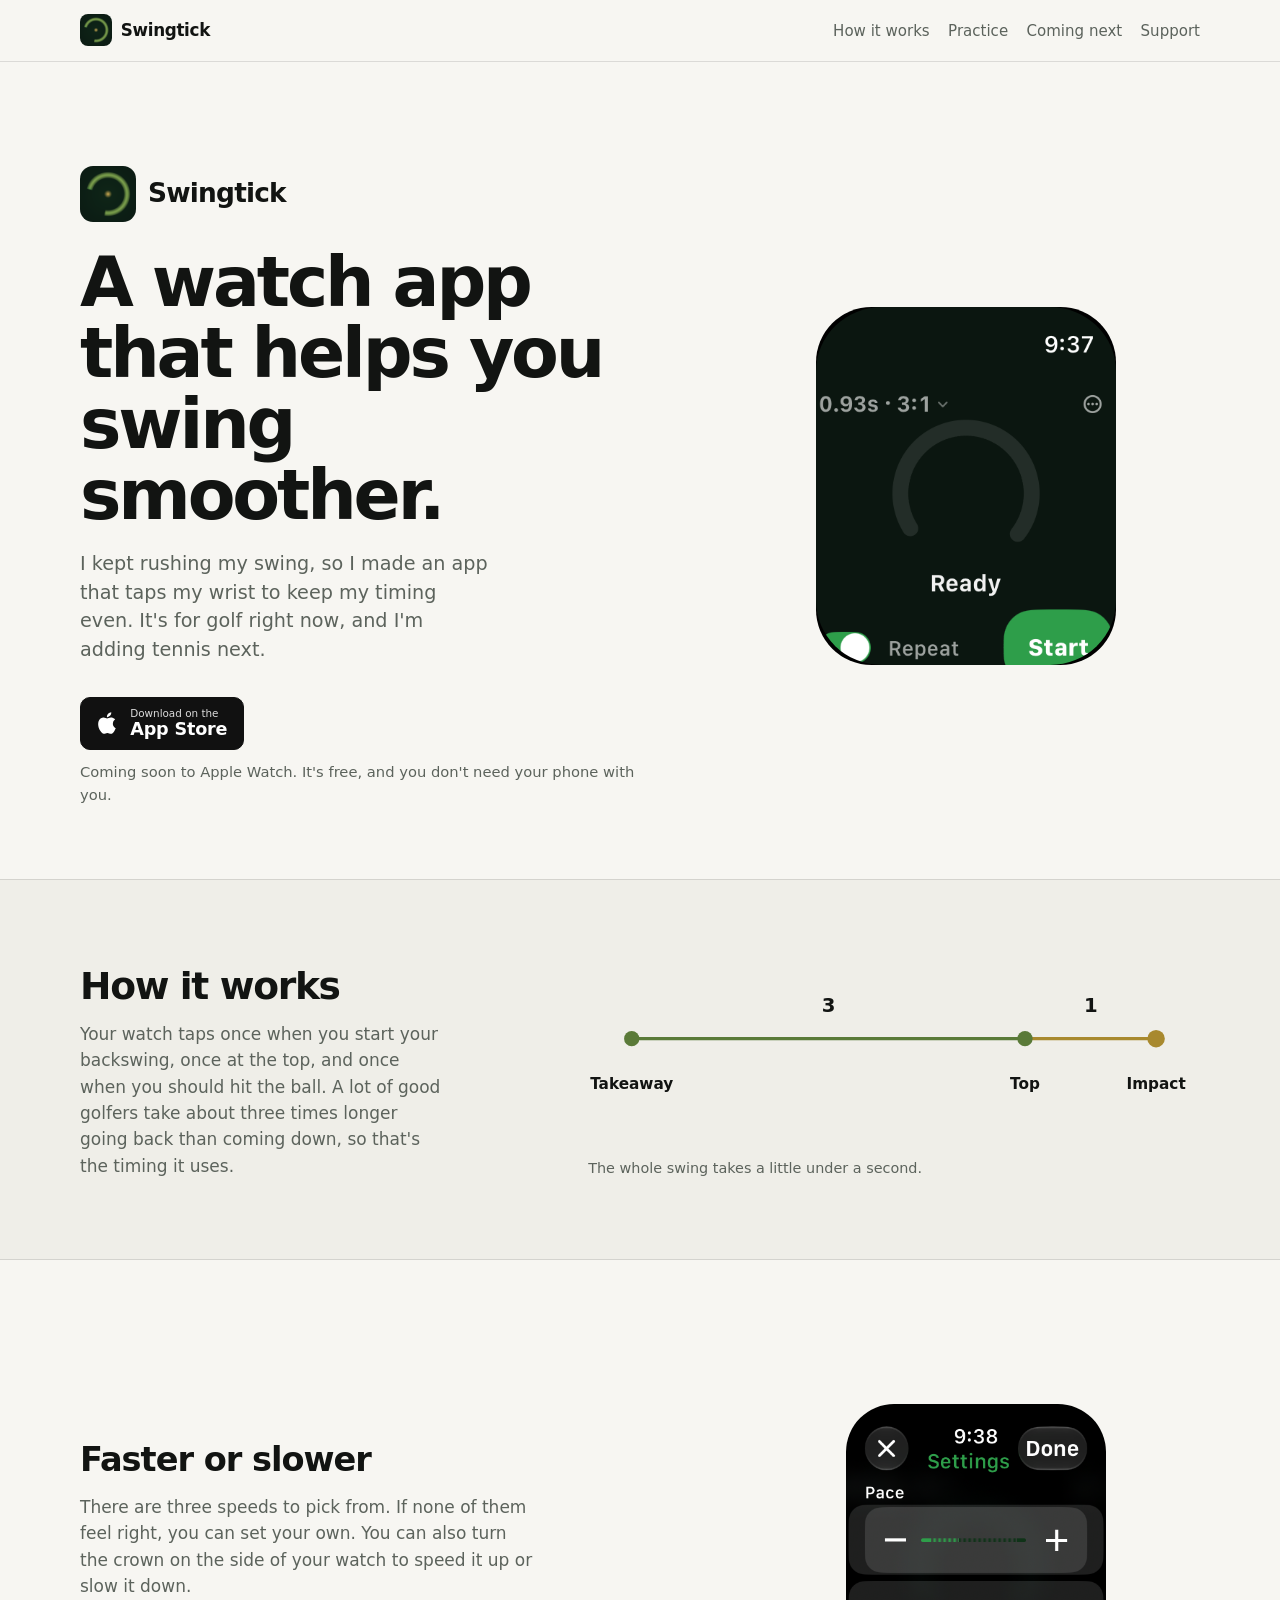
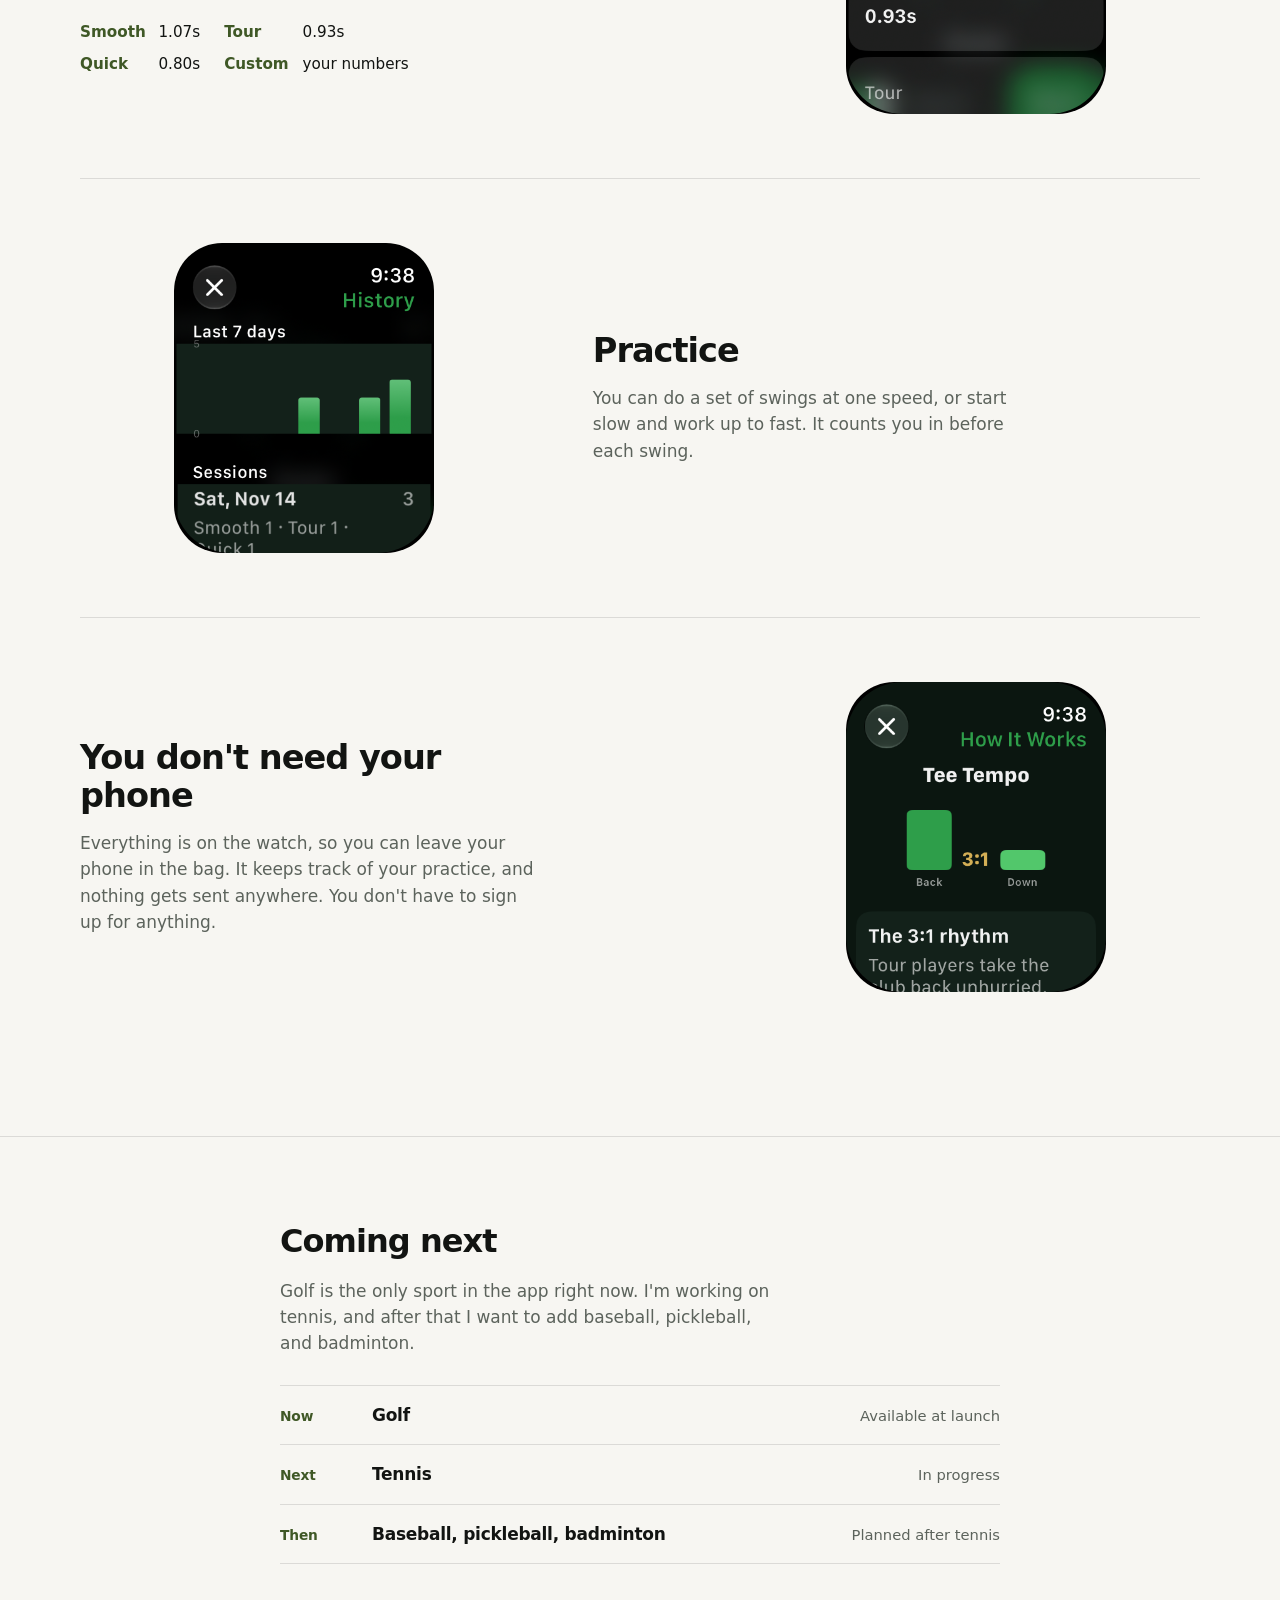
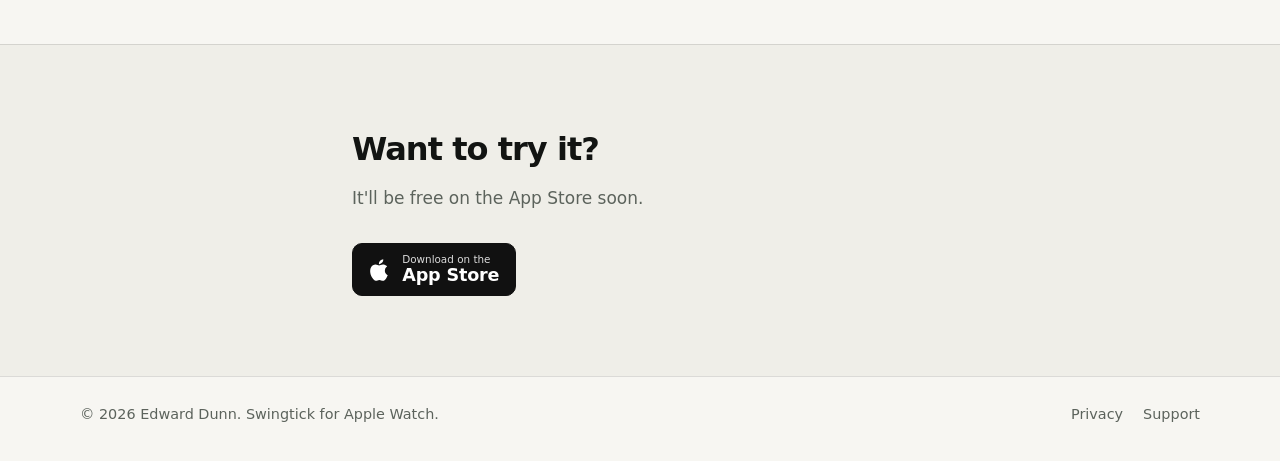
<file: index.html>
<!DOCTYPE html>
<html lang="en">
<head>
  <meta charset="utf-8">
  <meta name="viewport" content="width=device-width, initial-scale=1">
  <title>Swingtick: swing tempo taps for Apple Watch</title>
  <meta name="description" content="Swingtick is a watch-only Apple Watch app that teaches swing rhythm with three wrist taps — takeaway, top, and impact — at a 3:1 ratio. Golf today, tennis next. Offline. No account. No data collected.">
  <link rel="canonical" href="https://erdtheturd.github.io/tee-tempo/">
  <!-- TODO: Move canonical / OG URLs to https://swingtick.com once the domain is bought. -->
  <meta property="og:type" content="website">
  <meta property="og:site_name" content="Swingtick">
  <meta property="og:locale" content="en_US">
  <meta property="og:url" content="https://erdtheturd.github.io/tee-tempo/">
  <meta property="og:title" content="Swingtick: swing tempo taps for Apple Watch">
  <meta property="og:description" content="A watch-only Apple Watch app that taps takeaway, top, and impact at a 3:1 rhythm. Golf today, tennis next. Smooth, Tour, and Quick presets — or dial your own with the Digital Crown.">
  <meta property="og:image" content="https://erdtheturd.github.io/tee-tempo/assets/og.png">
  <meta property="og:image:width" content="1200">
  <meta property="og:image:height" content="630">
  <meta property="og:image:alt" content="Swingtick app icon and Apple Watch screen with the pitch: wrist taps for a 3:1 swing rhythm.">
  <meta name="twitter:card" content="summary_large_image">
  <meta name="twitter:title" content="Swingtick: swing tempo taps for Apple Watch">
  <meta name="twitter:description" content="A watch-only Apple Watch app that taps takeaway, top, and impact at a 3:1 rhythm. Golf today, tennis next. Offline. No account.">
  <meta name="twitter:image" content="https://erdtheturd.github.io/tee-tempo/assets/og.png">
  <link rel="icon" href="assets/favicon.ico" sizes="any">
  <link rel="icon" type="image/png" sizes="32x32" href="assets/favicon-32.png">
  <link rel="apple-touch-icon" href="assets/apple-touch-icon.png">
  <meta name="theme-color" content="#f7f6f2">
  <link rel="stylesheet" href="styles.css">
<style>.watch-case{background:none!important;border:0!important;box-shadow:none!important;padding:0!important}.watch-screen{border-radius:22%/18%;box-shadow:none!important}</style>
</head>
<body>
  <a class="skip" href="#main">Skip to content</a>
  <header class="site-header">
    <div class="nav">
      <a class="brand" href="index.html">
        <img src="assets/icon-192.png" width="32" height="32" alt="">
        <span>Swingtick</span>
      </a>
      <ul class="nav-links">
        <li><a href="#how">How it works</a></li>
        <li><a href="#practice">Practice</a></li>
        <li><a href="#next">Coming next</a></li>
        <li><a href="support.html">Support</a></li>
      </ul>
    </div>
  </header>

  <main id="main">
    <section class="hero">
      <div class="hero-inner">
        <div class="hero-copy">
          <p class="brand-mark">
            <img src="assets/icon-1024.png" width="56" height="56" alt="">
            <span>Swingtick</span>
          </p>
          <h1>A watch app that helps you swing smoother.</h1>
          <p class="lede">I kept rushing my swing, so I made an app that taps my wrist to keep my timing even. It's for golf right now, and I'm adding tennis next.</p>
          <div class="hero-cta">
            <!-- Replace href="#" with the App Store URL when Swingtick is live. -->
            <a class="as-badge" href="#" aria-label="Download on the App Store, coming soon">
              <svg viewBox="0 0 24 24" aria-hidden="true" focusable="false">
                <path fill="currentColor" d="M18.71 19.5c-.83 1.24-1.71 2.45-3.05 2.47-1.34.03-1.77-.79-3.29-.79-1.53 0-2 .77-3.27.82-1.31.05-2.3-1.32-3.14-2.53C4.25 17 2.94 12.45 4.7 9.39c.87-1.52 2.43-2.48 4.12-2.51 1.28-.02 2.5.87 3.29.87.78 0 2.26-1.07 3.81-.91.65.03 2.47.26 3.64 1.98-.09.06-2.17 1.28-2.15 3.81.03 3.02 2.65 4.03 2.68 4.04-.03.07-.42 1.44-1.38 2.83M13 3.5c.73-.83 1.94-1.46 2.94-1.5.13 1.17-.34 2.35-1.04 3.19-.69.85-1.83 1.51-2.95 1.42-.15-1.15.41-2.35 1.05-3.11z"/>
              </svg>
              <span><small>Download on the</small><strong>App Store</strong></span>
            </a>
            <p class="soon">Coming soon to Apple Watch. It's free, and you don't need your phone with you.</p>
          </div>
        </div>
        <figure class="watch watch-lg" aria-label="Swingtick on Apple Watch">
          <div class="watch-case">
            <div class="watch-screen-wrap">
              <img class="watch-screen" src="assets/v4-main.png" width="416" height="496" alt="Swingtick Ready screen on Apple Watch, Tour pace at 0.93 seconds and a 3:1 ratio.">
            </div>
          </div>
        </figure>
      </div>
    </section>

    <section class="detail" id="how" aria-labelledby="detail-heading">
      <div class="wrap detail-inner">
        <div class="detail-copy">
          <h2 id="detail-heading">How it works</h2>
          <p>Your watch taps once when you start your backswing, once at the top, and once when you should hit the ball. A lot of good golfers take about three times longer going back than coming down, so that's the timing it uses.</p>
        </div>
        <figure class="timing" aria-label="Timing diagram of the three taps">
          <svg viewBox="0 0 560 168" role="img" aria-labelledby="timing-title timing-desc">
            <title id="timing-title">3:1 swing timing</title>
            <desc id="timing-desc">A timeline showing takeaway, top, and impact. The span from takeaway to top is three parts; top to impact is one part.</desc>
            <line class="timing-rail" x1="40" y1="72" x2="520" y2="72"/>
            <line class="timing-span" x1="40" y1="72" x2="400" y2="72"/>
            <line class="timing-span timing-span-short" x1="400" y1="72" x2="520" y2="72"/>
            <circle class="timing-dot" cx="40" cy="72" r="7"/>
            <circle class="timing-dot" cx="400" cy="72" r="7"/>
            <circle class="timing-dot timing-dot-impact" cx="520" cy="72" r="8"/>
            <text class="timing-label" x="40" y="118" text-anchor="middle">Takeaway</text>
            <text class="timing-label" x="400" y="118" text-anchor="middle">Top</text>
            <text class="timing-label" x="520" y="118" text-anchor="middle">Impact</text>
            <text class="timing-ratio" x="220" y="48" text-anchor="middle">3</text>
            <text class="timing-ratio" x="460" y="48" text-anchor="middle">1</text>
          </svg>
          <figcaption>The whole swing takes a little under a second.</figcaption>
        </figure>
      </div>
    </section>

    <section class="features" id="practice">
      <article class="feature">
        <div class="feature-copy">
          <h2>Faster or slower</h2>
          <p>There are three speeds to pick from. If none of them feel right, you can set your own. You can also turn the crown on the side of your watch to speed it up or slow it down.</p>
          <ul class="presets" aria-label="Named pace presets">
            <li><strong>Smooth</strong> 1.07s</li>
            <li><strong>Tour</strong> 0.93s</li>
            <li><strong>Quick</strong> 0.80s</li>
            <li><strong>Custom</strong> your numbers</li>
          </ul>
        </div>
        <div class="feature-media">
          <figure class="watch">
            <div class="watch-case">
              <div class="watch-screen-wrap">
                <img class="watch-screen" src="assets/v4-settings.png" width="416" height="496" alt="Swingtick Settings on Apple Watch with custom pace, ratio, and pause controls.">
              </div>
            </div>
          </figure>
        </div>
      </article>

      <article class="feature feature-flip">
        <div class="feature-copy">
          <h2>Practice</h2>
          <p>You can do a set of swings at one speed, or start slow and work up to fast. It counts you in before each swing.</p>
        </div>
        <div class="feature-media">
          <figure class="watch">
            <div class="watch-case">
              <div class="watch-screen-wrap">
                <img class="watch-screen" src="assets/v4-history.png" width="416" height="496" alt="History on Apple Watch with a seven-day chart and day-grouped swing sessions.">
              </div>
            </div>
          </figure>
        </div>
      </article>

      <article class="feature">
        <div class="feature-copy">
          <h2>You don't need your phone</h2>
          <p>Everything is on the watch, so you can leave your phone in the bag. It keeps track of your practice, and nothing gets sent anywhere. You don't have to sign up for anything.</p>
        </div>
        <div class="feature-media">
          <figure class="watch">
            <div class="watch-case">
              <div class="watch-screen-wrap">
                <img class="watch-screen" src="assets/v4-how-it-works.png" width="416" height="496" alt="How It Works on Apple Watch, explaining the 3:1 backswing-to-downswing rhythm.">
              </div>
            </div>
          </figure>
        </div>
      </article>
    </section>

    <section class="coming" id="next" aria-labelledby="coming-heading">
      <div class="wrap coming-inner">
        <h2 id="coming-heading">Coming next</h2>
        <p class="coming-lede">Golf is the only sport in the app right now. I'm working on tennis, and after that I want to add baseball, pickleball, and badminton.</p>
        <ol class="coming-list">
          <li>
            <span class="coming-step">Now</span>
            <span class="coming-name">Golf</span>
            <span class="coming-note">Available at launch</span>
          </li>
          <li>
            <span class="coming-step">Next</span>
            <span class="coming-name">Tennis</span>
            <span class="coming-note">In progress</span>
          </li>
          <li>
            <span class="coming-step">Then</span>
            <span class="coming-name">Baseball, pickleball, badminton</span>
            <span class="coming-note">Planned after tennis</span>
          </li>
        </ol>
      </div>
    </section>

    <section class="cta-band">
      <div class="wrap cta-inner">
        <h2>Want to try it?</h2>
        <p>It'll be free on the App Store soon.</p>
        <div class="hero-cta">
          <!-- Replace href="#" with the App Store URL when Swingtick is live. -->
          <a class="as-badge" href="#" aria-label="Download on the App Store, coming soon">
            <svg viewBox="0 0 24 24" aria-hidden="true" focusable="false">
              <path fill="currentColor" d="M18.71 19.5c-.83 1.24-1.71 2.45-3.05 2.47-1.34.03-1.77-.79-3.29-.79-1.53 0-2 .77-3.27.82-1.31.05-2.3-1.32-3.14-2.53C4.25 17 2.94 12.45 4.7 9.39c.87-1.52 2.43-2.48 4.12-2.51 1.28-.02 2.5.87 3.29.87.78 0 2.26-1.07 3.81-.91.65.03 2.47.26 3.64 1.98-.09.06-2.17 1.28-2.15 3.81.03 3.02 2.65 4.03 2.68 4.04-.03.07-.42 1.44-1.38 2.83M13 3.5c.73-.83 1.94-1.46 2.94-1.5.13 1.17-.34 2.35-1.04 3.19-.69.85-1.83 1.51-2.95 1.42-.15-1.15.41-2.35 1.05-3.11z"/>
            </svg>
            <span><small>Download on the</small><strong>App Store</strong></span>
          </a>
        </div>
      </div>
    </section>
  </main>

  <footer class="site-footer">
    <div class="wrap footer-inner">
      <p>&copy; 2026 Edward Dunn. Swingtick for Apple Watch.</p>
      <div class="footer-links">
        <a href="privacy.html">Privacy</a>
        <a href="support.html">Support</a>
      </div>
    </div>
  </footer>
</body>
</html>
</file>
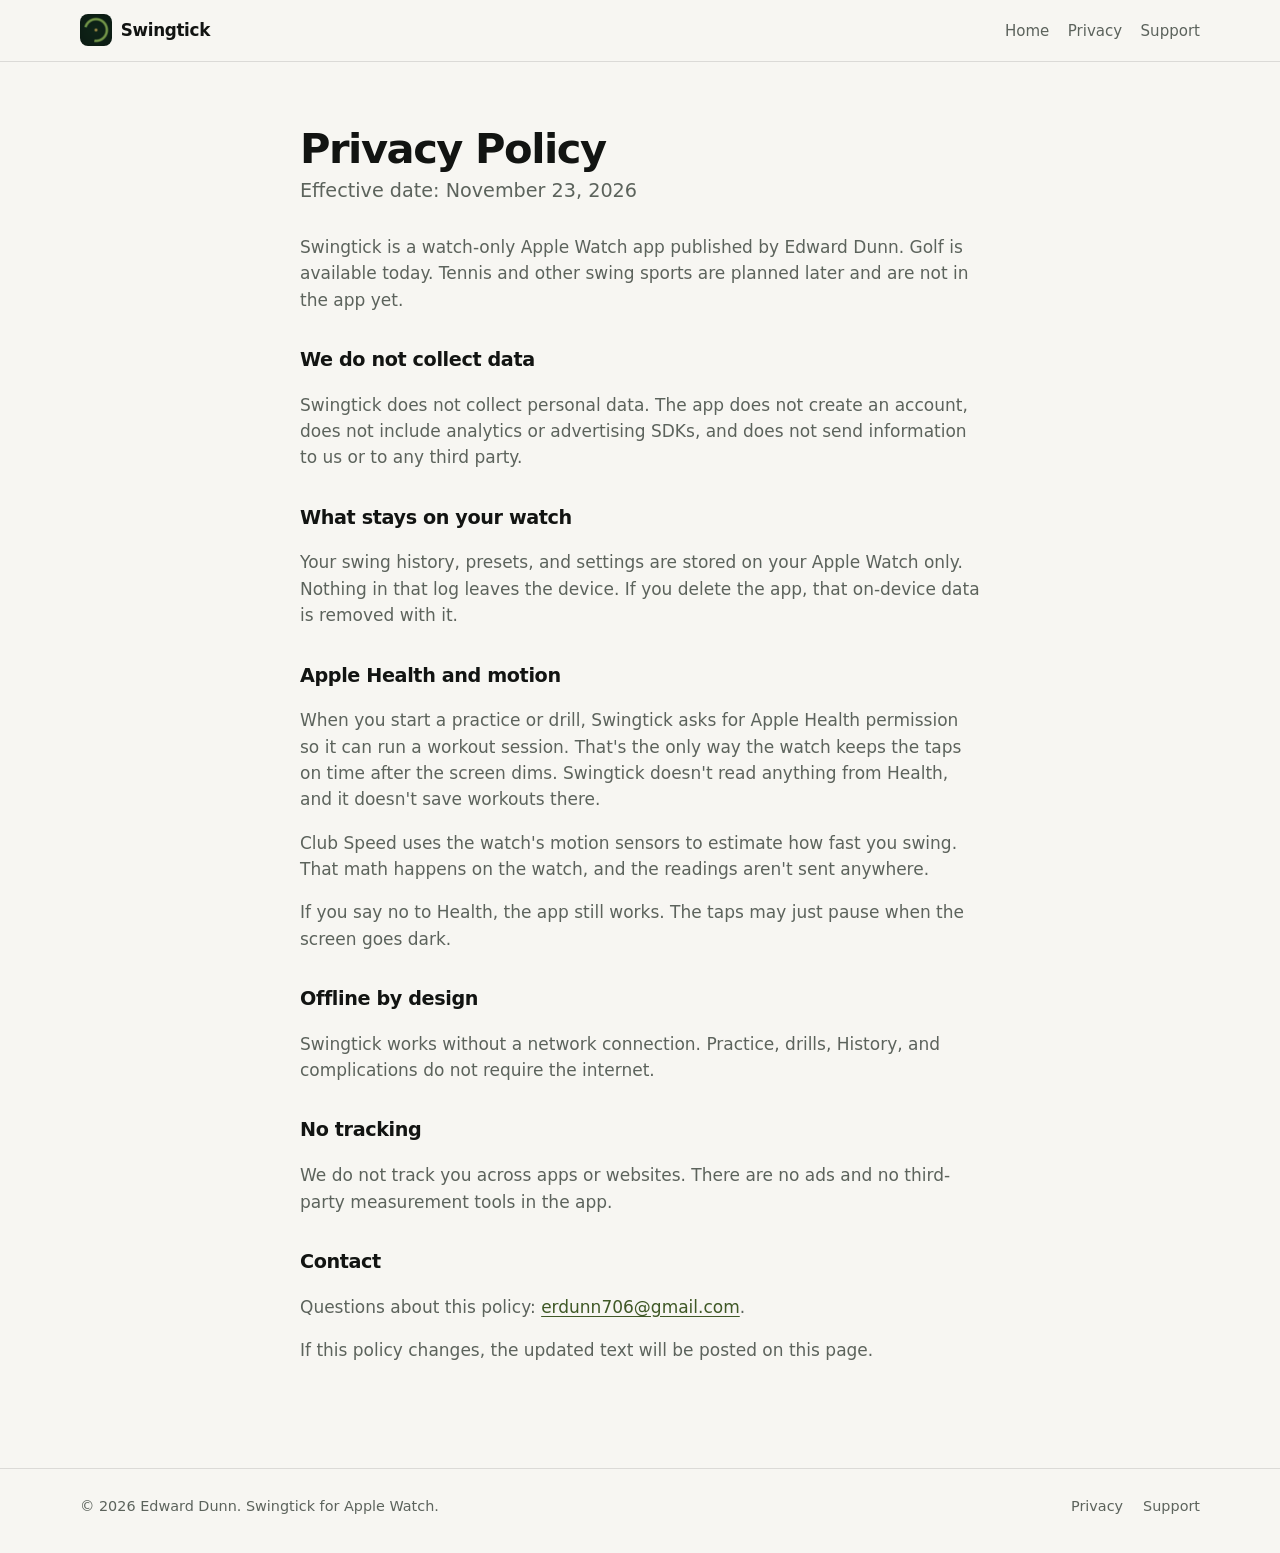
<file: privacy.html>
<!DOCTYPE html>
<html lang="en">
<head>
  <meta charset="utf-8">
  <meta name="viewport" content="width=device-width, initial-scale=1">
  <title>Privacy Policy — Swingtick</title>
  <meta name="description" content="Swingtick privacy policy: no data collected, nothing leaves the watch, no analytics, no account.">
  <link rel="canonical" href="https://erdtheturd.github.io/tee-tempo/privacy.html">
  <!-- TODO: Move canonical / OG URLs to https://swingtick.com once the domain is bought. -->
  <meta property="og:type" content="website">
  <meta property="og:site_name" content="Swingtick">
  <meta property="og:url" content="https://erdtheturd.github.io/tee-tempo/privacy.html">
  <meta property="og:title" content="Privacy Policy — Swingtick">
  <meta property="og:description" content="Swingtick does not collect data. Swing history stays on your Apple Watch.">
  <meta property="og:image" content="https://erdtheturd.github.io/tee-tempo/assets/og.png">
  <meta name="twitter:card" content="summary_large_image">
  <meta name="twitter:title" content="Privacy Policy — Swingtick">
  <meta name="twitter:description" content="Swingtick does not collect data. Swing history stays on your Apple Watch.">
  <meta name="twitter:image" content="https://erdtheturd.github.io/tee-tempo/assets/og.png">
  <link rel="icon" href="assets/favicon.ico" sizes="any">
  <link rel="icon" type="image/png" sizes="32x32" href="assets/favicon-32.png">
  <link rel="apple-touch-icon" href="assets/apple-touch-icon.png">
  <meta name="theme-color" content="#f7f6f2">
  <link rel="stylesheet" href="styles.css">
</head>
<body>
  <a class="skip" href="#main">Skip to content</a>
  <header class="site-header">
    <div class="nav">
      <a class="brand" href="index.html">
        <img src="assets/icon-192.png" width="32" height="32" alt="">
        <span>Swingtick</span>
      </a>
      <ul class="nav-links">
        <li><a href="index.html">Home</a></li>
        <li><a href="privacy.html">Privacy</a></li>
        <li><a href="support.html">Support</a></li>
      </ul>
    </div>
  </header>

  <main id="main" class="page">
    <div class="page-narrow">
      <h1>Privacy Policy</h1>
      <p class="lede">Effective date: November 23, 2026</p>

      <p>Swingtick is a watch-only Apple Watch app published by Edward Dunn. Golf is available today. Tennis and other swing sports are planned later and are not in the app yet.</p>

      <h2>We do not collect data</h2>
      <p>Swingtick does not collect personal data. The app does not create an account, does not include analytics or advertising SDKs, and does not send information to us or to any third party.</p>

      <h2>What stays on your watch</h2>
      <p>Your swing history, presets, and settings are stored on your Apple Watch only. Nothing in that log leaves the device. If you delete the app, that on-device data is removed with it.</p>

      <h2>Apple Health and motion</h2>
      <p>When you start a practice or drill, Swingtick asks for Apple Health permission so it can run a workout session. That's the only way the watch keeps the taps on time after the screen dims. Swingtick doesn't read anything from Health, and it doesn't save workouts there.</p>
      <p>Club Speed uses the watch's motion sensors to estimate how fast you swing. That math happens on the watch, and the readings aren't sent anywhere.</p>
      <p>If you say no to Health, the app still works. The taps may just pause when the screen goes dark.</p>

      <h2>Offline by design</h2>
      <p>Swingtick works without a network connection. Practice, drills, History, and complications do not require the internet.</p>

      <h2>No tracking</h2>
      <p>We do not track you across apps or websites. There are no ads and no third-party measurement tools in the app.</p>

      <h2>Contact</h2>
      <p>Questions about this policy: <a href="mailto:erdunn706@gmail.com">erdunn706@gmail.com</a>.</p>
      <!-- TODO: Switch support email to support@swingtick.com when that mailbox exists. -->

      <p>If this policy changes, the updated text will be posted on this page.</p>
    </div>
  </main>

  <footer class="site-footer">
    <div class="wrap footer-inner">
      <p>&copy; 2026 Edward Dunn. Swingtick for Apple Watch.</p>
      <div class="footer-links">
        <a href="privacy.html">Privacy</a>
        <a href="support.html">Support</a>
      </div>
    </div>
  </footer>
</body>
</html>
</file>
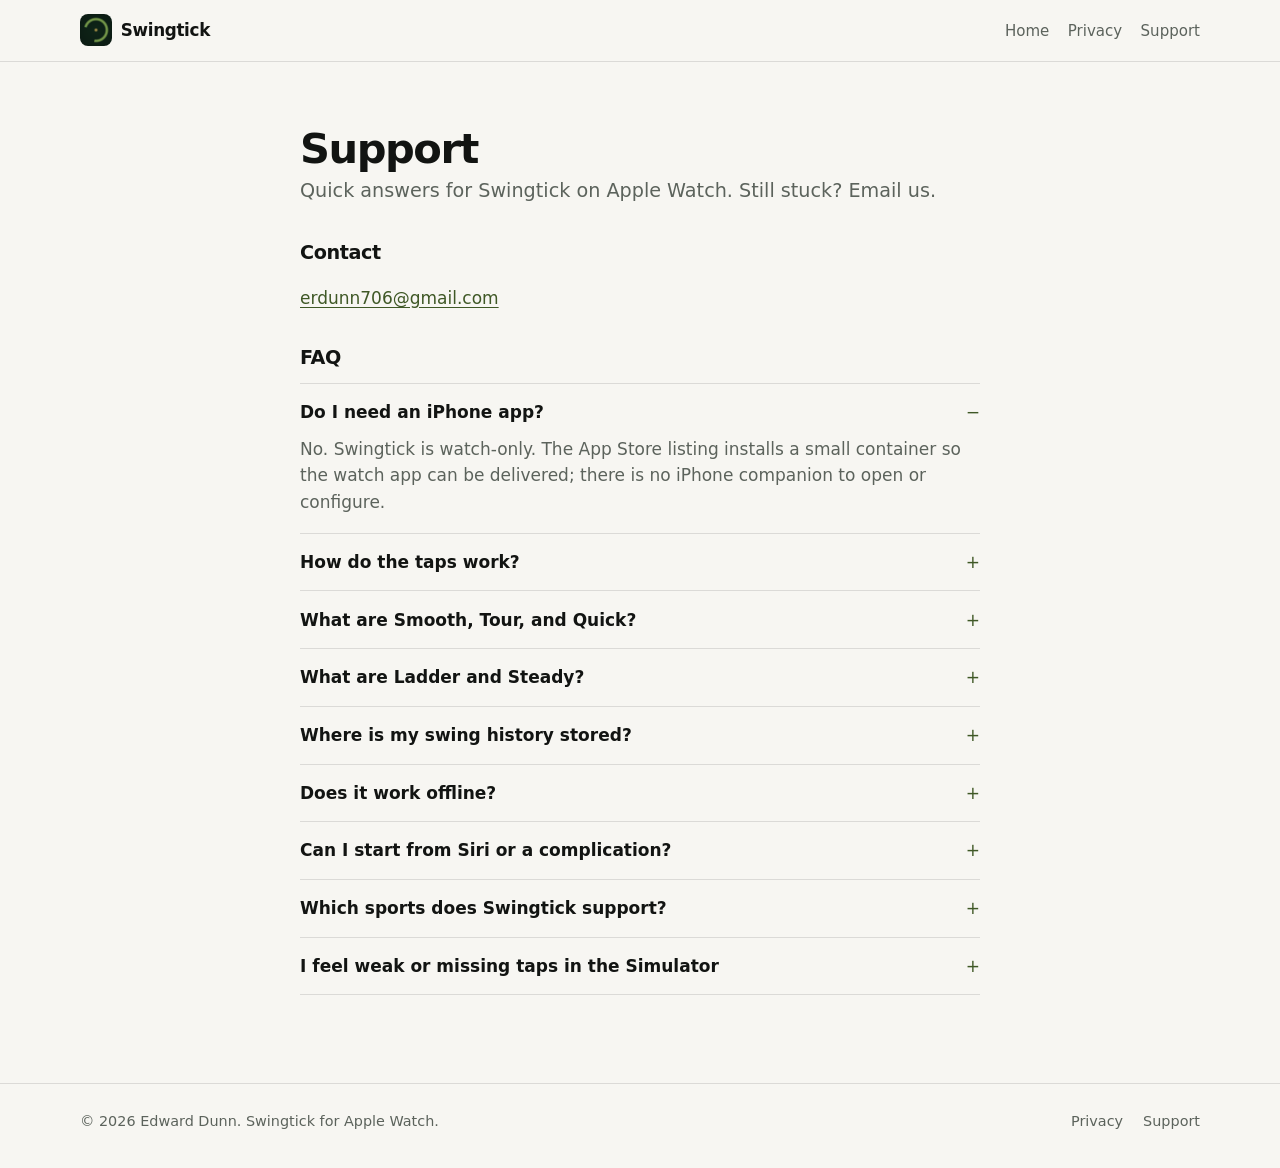
<file: support.html>
<!DOCTYPE html>
<html lang="en">
<head>
  <meta charset="utf-8">
  <meta name="viewport" content="width=device-width, initial-scale=1">
  <title>Support — Swingtick</title>
  <meta name="description" content="Swingtick support and FAQ for the Apple Watch swing-tempo app. Contact erdunn706@gmail.com.">
  <link rel="canonical" href="https://erdtheturd.github.io/tee-tempo/support.html">
  <!-- TODO: Move canonical / OG URLs to https://swingtick.com once the domain is bought. -->
  <meta property="og:type" content="website">
  <meta property="og:site_name" content="Swingtick">
  <meta property="og:url" content="https://erdtheturd.github.io/tee-tempo/support.html">
  <meta property="og:title" content="Support — Swingtick">
  <meta property="og:description" content="FAQ and contact for Swingtick on Apple Watch.">
  <meta property="og:image" content="https://erdtheturd.github.io/tee-tempo/assets/og.png">
  <meta name="twitter:card" content="summary_large_image">
  <meta name="twitter:title" content="Support — Swingtick">
  <meta name="twitter:description" content="FAQ and contact for Swingtick on Apple Watch.">
  <meta name="twitter:image" content="https://erdtheturd.github.io/tee-tempo/assets/og.png">
  <link rel="icon" href="assets/favicon.ico" sizes="any">
  <link rel="icon" type="image/png" sizes="32x32" href="assets/favicon-32.png">
  <link rel="apple-touch-icon" href="assets/apple-touch-icon.png">
  <meta name="theme-color" content="#f7f6f2">
  <link rel="stylesheet" href="styles.css">
</head>
<body>
  <a class="skip" href="#main">Skip to content</a>
  <header class="site-header">
    <div class="nav">
      <a class="brand" href="index.html">
        <img src="assets/icon-192.png" width="32" height="32" alt="">
        <span>Swingtick</span>
      </a>
      <ul class="nav-links">
        <li><a href="index.html">Home</a></li>
        <li><a href="privacy.html">Privacy</a></li>
        <li><a href="support.html">Support</a></li>
      </ul>
    </div>
  </header>

  <main id="main" class="page">
    <div class="page-narrow">
      <h1>Support</h1>
      <p class="lede">Quick answers for Swingtick on Apple Watch. Still stuck? Email us.</p>

      <h2>Contact</h2>
      <p><a href="mailto:erdunn706@gmail.com">erdunn706@gmail.com</a></p>
      <!-- TODO: Switch support email to support@swingtick.com when that mailbox exists. Move site to https://swingtick.com once the domain is bought. -->

      <h2>FAQ</h2>
      <div class="faq">
        <details open>
          <summary>Do I need an iPhone app?</summary>
          <p>No. Swingtick is watch-only. The App Store listing installs a small container so the watch app can be delivered; there is no iPhone companion to open or configure.</p>
        </details>
        <details>
          <summary>How do the taps work?</summary>
          <p>Each swing has three haptics: takeaway (start of the backswing), the top, and a firmer impact tap. The default rhythm is 3:1, backswing about three times as long as the downswing. Golf is available today. Tennis and other swing sports are planned later and are not in the app yet.</p>
        </details>
        <details>
          <summary>What are Smooth, Tour, and Quick?</summary>
          <p>Named paces at a 3:1 ratio. Smooth is 1.07 seconds total, Tour is 0.93 seconds (the default), and Quick is 0.80 seconds. Custom lets you set ratio (2:1–5:1), pace (0.70–1.40s), and the pause between swings (0.6–3.0s). Turn the Digital Crown to nudge pace.</p>
        </details>
        <details>
          <summary>What are Ladder and Steady?</summary>
          <p>Ladder runs five swings at Smooth, then Tour, then Quick. Steady repeats your current pace for 5, 10, 15, or 20 swings with a soft three-tap countdown before each swing. Both end with a short session summary.</p>
        </details>
        <details>
          <summary>Where is my swing history stored?</summary>
          <p>Only on your Apple Watch. Swingtick does not sync history to iCloud or a server, and nothing is sent to us. Delete the app and the log goes with it.</p>
        </details>
        <details>
          <summary>Does it work offline?</summary>
          <p>Yes. Practice, drills, History, and complications work without a network connection. There is no account to sign into.</p>
        </details>
        <details>
          <summary>Can I start from Siri or a complication?</summary>
          <p>Yes. Use the Start Swingtick shortcut, or add a Swingtick complication that shows your current preset and pace.</p>
        </details>
        <details>
          <summary>Which sports does Swingtick support?</summary>
          <p>Golf at launch. Tennis is next, then baseball, pickleball, badminton, and more. Those later sports are not in the app yet.</p>
        </details>
        <details>
          <summary>I feel weak or missing taps in the Simulator</summary>
          <p>Real haptic feedback needs a physical Apple Watch. The Simulator can show the UI timing, but the taps themselves are meant for the wrist.</p>
        </details>
      </div>
    </div>
  </main>

  <footer class="site-footer">
    <div class="wrap footer-inner">
      <p>&copy; 2026 Edward Dunn. Swingtick for Apple Watch.</p>
      <div class="footer-links">
        <a href="privacy.html">Privacy</a>
        <a href="support.html">Support</a>
      </div>
    </div>
  </footer>
</body>
</html>
</file>
<file: styles.css>
/* Swingtick marketing site — hand-built, restrained. */

:root {
  --bg: #f7f6f2;
  --bg-soft: #efeee8;
  --ink: #121412;
  --muted: #5c635c;
  --line: rgba(18, 20, 18, 0.12);
  --accent: #5a7a38;
  --accent-ink: #3f5826;
  --gold: #a8892e;
  --case: #1a1c1b;
  --case-edge: #2c302e;
  --max: 1120px;
  --pad: clamp(1.25rem, 4vw, 2.25rem);
  --font: -apple-system, BlinkMacSystemFont, "SF Pro Display", "SF Pro Text", "Segoe UI", system-ui, "Helvetica Neue", Helvetica, Arial, sans-serif;
}

*,
*::before,
*::after {
  box-sizing: border-box;
}

html {
  scroll-behavior: smooth;
}

@media (prefers-reduced-motion: reduce) {
  html {
    scroll-behavior: auto;
  }

  *,
  *::before,
  *::after {
    animation: none !important;
    transition: none !important;
  }
}

body {
  margin: 0;
  color: var(--ink);
  background: var(--bg);
  font: 17px/1.55 var(--font);
  -webkit-font-smoothing: antialiased;
  text-rendering: optimizeLegibility;
}

figure {
  margin: 0;
}

img {
  max-width: 100%;
  height: auto;
  vertical-align: middle;
}

a {
  color: var(--accent-ink);
  text-underline-offset: 0.15em;
}

a:hover {
  color: var(--accent);
}

a:focus-visible {
  outline: 2px solid var(--accent);
  outline-offset: 3px;
  border-radius: 3px;
}

.skip {
  position: absolute;
  left: -9999px;
  top: 0;
}

.skip:focus {
  left: var(--pad);
  top: 0.75rem;
  z-index: 100;
  background: var(--ink);
  color: var(--bg);
  padding: 0.5rem 0.75rem;
  text-decoration: none;
}

.wrap {
  width: min(100% - 2 * var(--pad), var(--max));
  margin-inline: auto;
}

/* Header */

.site-header {
  position: sticky;
  top: 0;
  z-index: 50;
  background: rgba(247, 246, 242, 0.92);
  border-bottom: 1px solid var(--line);
}

.nav {
  display: flex;
  align-items: center;
  justify-content: space-between;
  gap: 1rem;
  width: min(100% - 2 * var(--pad), var(--max));
  margin-inline: auto;
  padding: 0.9rem 0;
}

.brand {
  display: inline-flex;
  align-items: center;
  gap: 0.55rem;
  color: var(--ink);
  text-decoration: none;
  font-weight: 650;
  letter-spacing: -0.02em;
  font-size: 1.05rem;
}

.brand img {
  border-radius: 8px;
}

.nav-links {
  display: flex;
  flex-wrap: wrap;
  justify-content: flex-end;
  gap: 0.35rem 1.15rem;
  list-style: none;
  margin: 0;
  padding: 0;
}

.nav-links a {
  color: var(--muted);
  text-decoration: none;
  font-size: 0.94rem;
}

.nav-links a:hover {
  color: var(--ink);
}

/* Hero */

.hero {
  padding: clamp(3rem, 9vw, 6.5rem) 0 clamp(2.5rem, 6vw, 4.5rem);
}

.hero-inner {
  display: grid;
  grid-template-columns: minmax(0, 1.05fr) minmax(0, 0.85fr);
  gap: clamp(2rem, 6vw, 4.5rem);
  align-items: center;
  width: min(100% - 2 * var(--pad), var(--max));
  margin-inline: auto;
}

.brand-mark {
  display: inline-flex;
  align-items: center;
  gap: 0.75rem;
  margin: 0 0 1.5rem;
  font-size: clamp(1.35rem, 2.5vw, 1.65rem);
  font-weight: 700;
  letter-spacing: -0.03em;
  color: var(--ink);
}

.brand-mark img {
  width: 56px;
  height: 56px;
  border-radius: 13px;
}

.hero h1 {
  margin: 0;
  max-width: 11ch;
  font-size: clamp(2.6rem, 7vw, 4.35rem);
  line-height: 1.02;
  letter-spacing: -0.045em;
  font-weight: 750;
}

.lede {
  margin: 1.25rem 0 0;
  max-width: 34ch;
  font-size: clamp(1.05rem, 2vw, 1.2rem);
  line-height: 1.5;
  color: var(--muted);
}

.hero-cta {
  margin-top: 2rem;
  display: flex;
  flex-direction: column;
  align-items: flex-start;
  gap: 0.7rem;
}

.as-badge {
  display: inline-flex;
  align-items: center;
  gap: 0.65rem;
  padding: 0.6rem 0.95rem 0.6rem 0.8rem;
  border-radius: 10px;
  background: #111;
  border: 1px solid #111;
  color: #fff;
  text-decoration: none;
}

.as-badge:hover {
  color: #fff;
  background: #222;
}

.as-badge:focus-visible {
  outline-color: var(--ink);
}

.as-badge svg {
  width: 26px;
  height: 26px;
  flex-shrink: 0;
}

.as-badge small {
  display: block;
  font-size: 0.65rem;
  line-height: 1.1;
  opacity: 0.85;
}

.as-badge strong {
  display: block;
  font-size: 1.1rem;
  line-height: 1.15;
  font-weight: 650;
  letter-spacing: -0.01em;
}

.soon {
  margin: 0;
  color: var(--muted);
  font-size: 0.92rem;
}

/* Apple Watch frame */

.watch {
  --watch-w: min(100%, 260px);
  width: var(--watch-w);
  margin-inline: auto;
  position: relative;
}

.watch-lg {
  --watch-w: min(100%, 300px);
}

.watch-case {
  background: linear-gradient(180deg, #2a2d2b 0%, var(--case) 42%, #121413 100%);
  border: 1px solid var(--case-edge);
  border-radius: 22.5% / 18.5%;
  padding: 4.8%;
  box-shadow: 0 18px 40px rgba(18, 20, 18, 0.18);
}

.watch-screen-wrap {
  border-radius: 18.5% / 15.5%;
  overflow: hidden;
  background: #000;
  line-height: 0;
}

.watch-screen {
  display: block;
  width: 100%;
  aspect-ratio: 416 / 496;
  object-fit: cover;
}

.watch-crown {
  position: absolute;
  right: -9px;
  top: 26%;
  width: 9px;
  height: 38px;
  border-radius: 0 3px 3px 0;
  background: linear-gradient(90deg, #3a3d3b, #6a6e6b);
}

.watch-button {
  position: absolute;
  right: -7px;
  top: 46%;
  width: 6px;
  height: 26px;
  border-radius: 0 2px 2px 0;
  background: #4a4e4b;
}

/* Detail / timing */

.detail {
  padding: clamp(3rem, 7vw, 5rem) 0;
  background: var(--bg-soft);
  border-top: 1px solid var(--line);
  border-bottom: 1px solid var(--line);
}

.detail-inner {
  display: grid;
  grid-template-columns: minmax(0, 0.85fr) minmax(0, 1.15fr);
  gap: clamp(1.75rem, 5vw, 3.5rem);
  align-items: end;
}

.detail-copy h2 {
  margin: 0 0 0.85rem;
  max-width: 12ch;
  font-size: clamp(1.7rem, 3.5vw, 2.35rem);
  line-height: 1.12;
  letter-spacing: -0.035em;
  font-weight: 700;
}

.detail-copy p {
  margin: 0;
  max-width: 34ch;
  color: var(--muted);
}

.timing svg {
  display: block;
  width: 100%;
  height: auto;
  overflow: visible;
}

.timing-rail {
  stroke: rgba(18, 20, 18, 0.16);
  stroke-width: 2;
}

.timing-span {
  stroke: var(--accent);
  stroke-width: 3;
  stroke-linecap: round;
}

.timing-span-short {
  stroke: var(--gold);
}

.timing-dot {
  fill: var(--accent);
}

.timing-dot-impact {
  fill: var(--gold);
}

.timing-label,
.timing-ratio {
  fill: var(--ink);
  font-family: var(--font);
}

.timing-label {
  font-size: 14px;
  font-weight: 560;
}

.timing-ratio {
  font-size: 18px;
  font-weight: 700;
  letter-spacing: -0.02em;
}

.timing figcaption {
  margin-top: 0.85rem;
  color: var(--muted);
  font-size: 0.9rem;
}

/* Features */

.features {
  width: min(100% - 2 * var(--pad), var(--max));
  margin-inline: auto;
  padding: clamp(2.5rem, 7vw, 5rem) 0;
}

.feature {
  display: grid;
  grid-template-columns: minmax(0, 1.15fr) minmax(0, 0.85fr);
  gap: clamp(1.75rem, 5vw, 4rem);
  align-items: center;
  padding: clamp(2.5rem, 6vw, 4rem) 0;
}

.feature + .feature {
  border-top: 1px solid var(--line);
}

.feature-flip {
  grid-template-columns: minmax(0, 0.85fr) minmax(0, 1.15fr);
}

.feature-flip .feature-copy {
  order: 2;
}

.feature-flip .feature-media {
  order: 1;
}

.feature-copy h2 {
  margin: 0 0 0.9rem;
  max-width: 18ch;
  font-size: clamp(1.55rem, 3.2vw, 2.1rem);
  line-height: 1.15;
  letter-spacing: -0.03em;
  font-weight: 700;
}

.feature-copy p {
  margin: 0;
  max-width: 42ch;
  color: var(--muted);
}

.presets {
  display: grid;
  grid-template-columns: repeat(2, minmax(0, max-content));
  gap: 0.55rem 1.5rem;
  margin: 1.35rem 0 0;
  padding: 0;
  list-style: none;
  color: var(--ink);
  font-size: 0.95rem;
}

.presets strong {
  display: inline-block;
  min-width: 4.6rem;
  color: var(--accent-ink);
  font-weight: 650;
}

/* Coming next */

.coming {
  padding: clamp(3rem, 7vw, 5rem) 0;
  border-top: 1px solid var(--line);
}

.coming-inner {
  max-width: 720px;
}

.coming h2 {
  margin: 0 0 0.7rem;
  font-size: clamp(1.55rem, 3vw, 2rem);
  letter-spacing: -0.03em;
  font-weight: 700;
}

.coming-lede {
  margin: 0 0 1.75rem;
  max-width: 46ch;
  color: var(--muted);
}

.coming-list {
  list-style: none;
  margin: 0;
  padding: 0;
  border-top: 1px solid var(--line);
}

.coming-list li {
  display: grid;
  grid-template-columns: 4.5rem minmax(0, 1fr) auto;
  gap: 0.75rem 1.25rem;
  align-items: baseline;
  padding: 1rem 0;
  border-bottom: 1px solid var(--line);
}

.coming-step {
  color: var(--accent-ink);
  font-size: 0.86rem;
  font-weight: 650;
  letter-spacing: -0.01em;
}

.coming-name {
  font-weight: 600;
  letter-spacing: -0.015em;
}

.coming-note {
  color: var(--muted);
  font-size: 0.92rem;
  text-align: right;
}

/* CTA */

.cta-band {
  padding: clamp(3rem, 7vw, 5rem) 0;
  background: var(--bg-soft);
  border-top: 1px solid var(--line);
}

.cta-inner {
  max-width: 36rem;
}

.cta-band h2 {
  margin: 0 0 0.65rem;
  font-size: clamp(1.55rem, 3vw, 2rem);
  letter-spacing: -0.03em;
  font-weight: 700;
}

.cta-band p {
  margin: 0 0 1.4rem;
  color: var(--muted);
  max-width: 36ch;
}

/* Footer */

.site-footer {
  border-top: 1px solid var(--line);
  padding: 1.6rem 0 2.25rem;
  color: var(--muted);
  font-size: 0.9rem;
}

.footer-inner {
  display: flex;
  flex-wrap: wrap;
  gap: 0.75rem 1.5rem;
  justify-content: space-between;
  align-items: center;
}

.footer-inner p {
  margin: 0;
}

.footer-links {
  display: flex;
  flex-wrap: wrap;
  gap: 0.85rem 1.25rem;
}

.footer-links a {
  color: var(--muted);
  text-decoration: none;
}

.footer-links a:hover {
  color: var(--ink);
}

/* Inner pages */

.page {
  padding: clamp(2.25rem, 6vw, 4rem) 0 clamp(3rem, 8vw, 5.5rem);
}

.page-narrow {
  width: min(100% - 2 * var(--pad), 680px);
  margin-inline: auto;
}

.page h1 {
  margin: 0 0 0.35rem;
  font-size: clamp(2rem, 4vw, 2.6rem);
  line-height: 1.1;
  letter-spacing: -0.035em;
  font-weight: 750;
}

.page .lede {
  max-width: none;
  margin: 0 0 1.75rem;
  color: var(--muted);
}

.page h2 {
  margin: 2rem 0 0.65rem;
  font-size: 1.2rem;
  letter-spacing: -0.02em;
  font-weight: 700;
}

.page p,
.page li {
  color: var(--muted);
}

.page ul {
  padding-left: 1.15rem;
}

.page li + li {
  margin-top: 0.4rem;
}

.faq details {
  border-top: 1px solid var(--line);
  padding: 0.95rem 0;
}

.faq details:last-child {
  border-bottom: 1px solid var(--line);
}

.faq summary {
  cursor: pointer;
  font-weight: 600;
  color: var(--ink);
  list-style: none;
}

.faq summary::-webkit-details-marker {
  display: none;
}

.faq summary::after {
  content: "+";
  float: right;
  color: var(--accent-ink);
  font-weight: 500;
}

.faq details[open] summary::after {
  content: "\2212";
}

.faq details p {
  margin: 0.65rem 0 0.15rem;
}

/* Responsive */

@media (max-width: 860px) {
  .hero-inner,
  .detail-inner,
  .feature,
  .feature-flip {
    grid-template-columns: 1fr;
  }

  .feature-flip .feature-copy,
  .feature-flip .feature-media {
    order: initial;
  }

  .hero h1 {
    max-width: 14ch;
  }

  .watch,
  .watch-lg {
    --watch-w: min(100%, 240px);
  }

  .feature-media {
    justify-self: start;
  }
}

@media (max-width: 520px) {
  body {
    font-size: 16px;
  }

  .nav-links {
    gap: 0.25rem 0.75rem;
  }

  .brand-mark img {
    width: 48px;
    height: 48px;
    border-radius: 11px;
  }

  .coming-list li {
    grid-template-columns: 3.5rem minmax(0, 1fr);
  }

  .coming-note {
    grid-column: 2;
    text-align: left;
  }

  .presets {
    grid-template-columns: 1fr;
  }
}

@media (max-width: 360px) {
  .nav {
    flex-direction: column;
    align-items: flex-start;
  }

  .hero h1 {
    font-size: 2.25rem;
  }

  .watch,
  .watch-lg {
    --watch-w: min(100%, 210px);
  }
}
</file>
